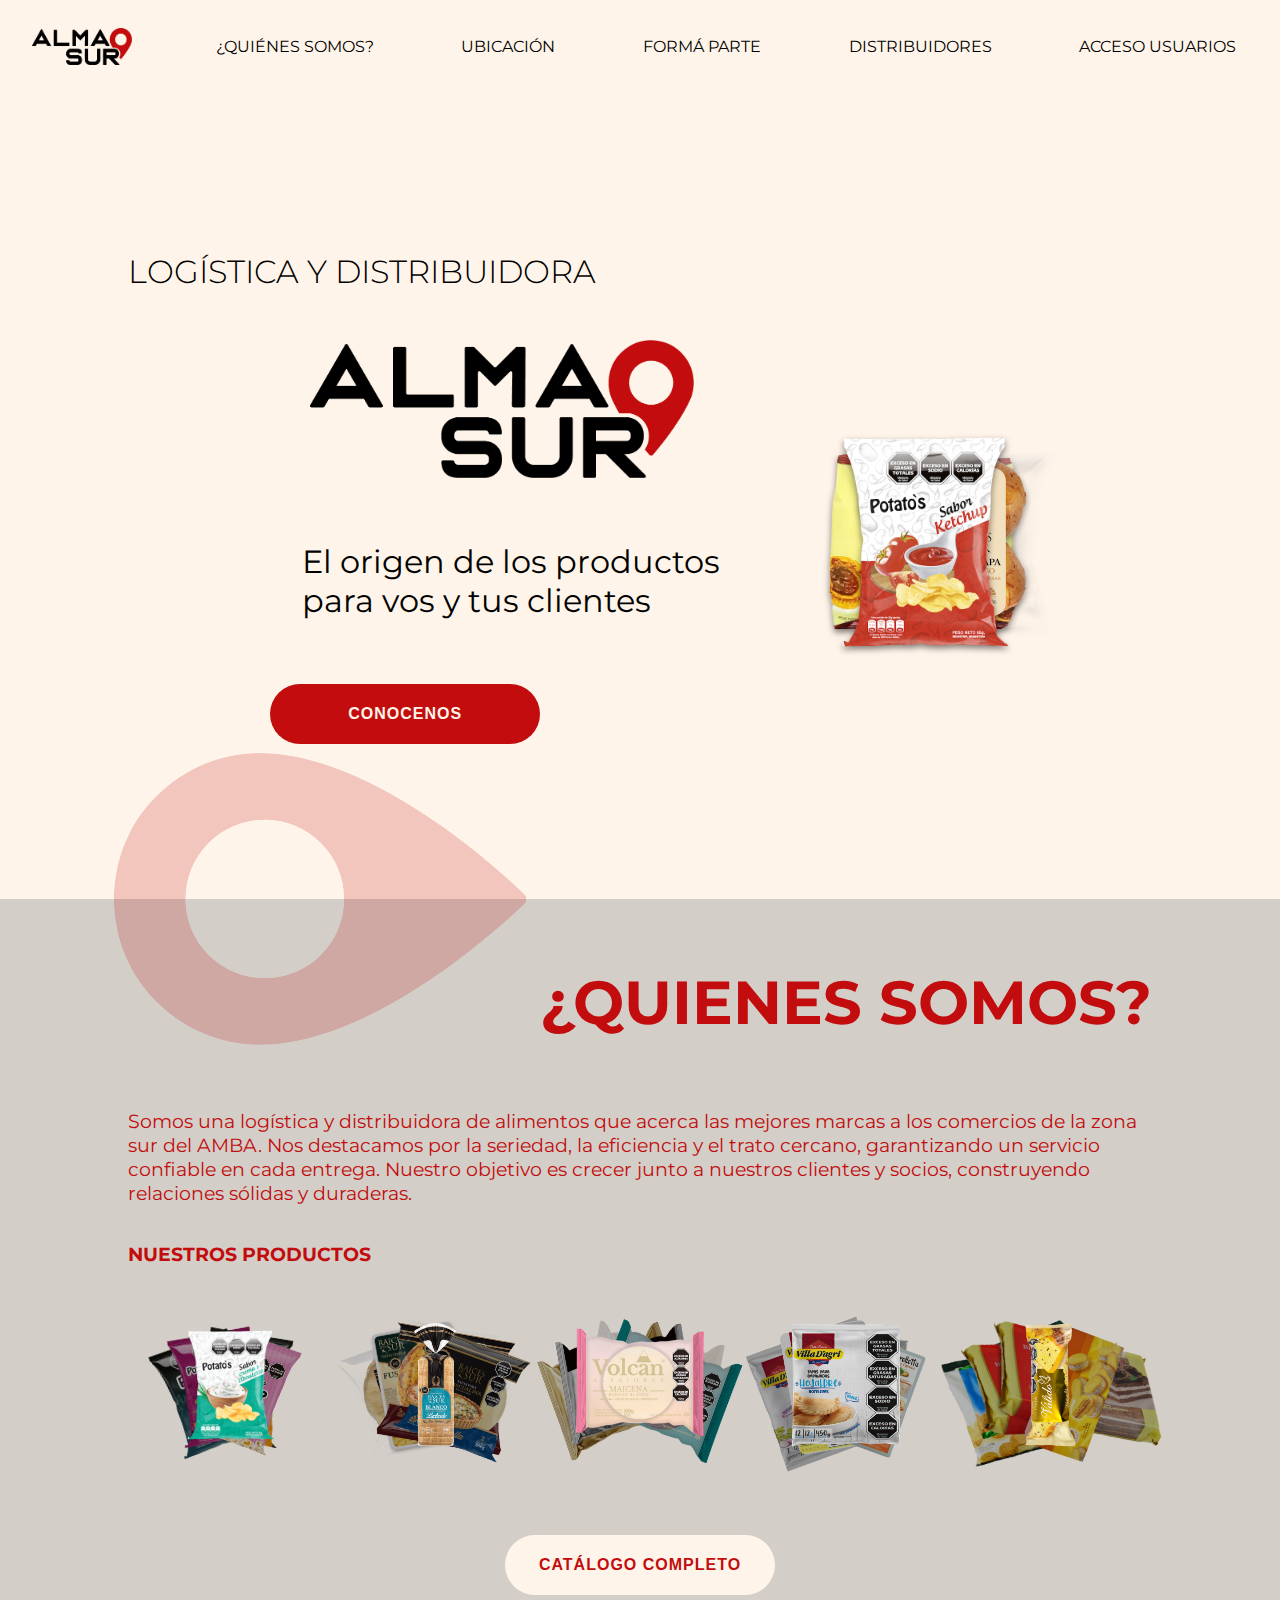
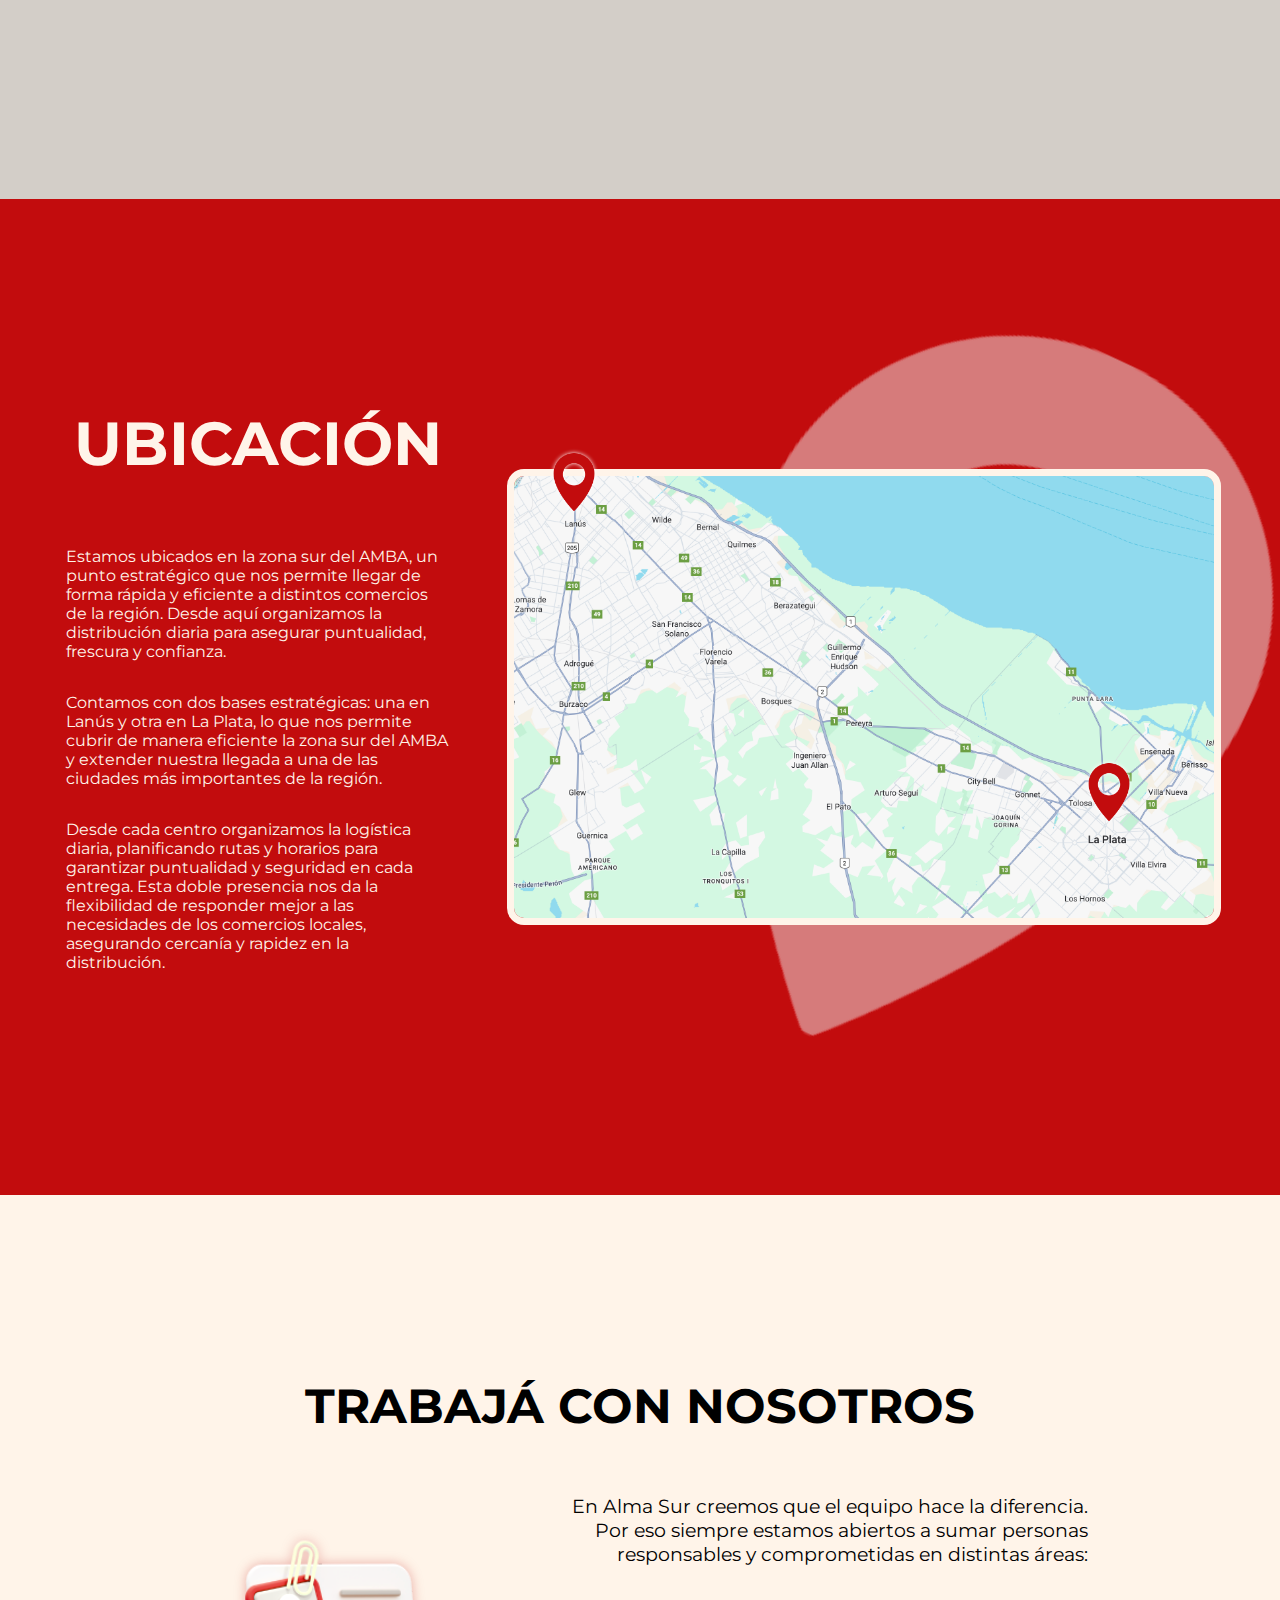
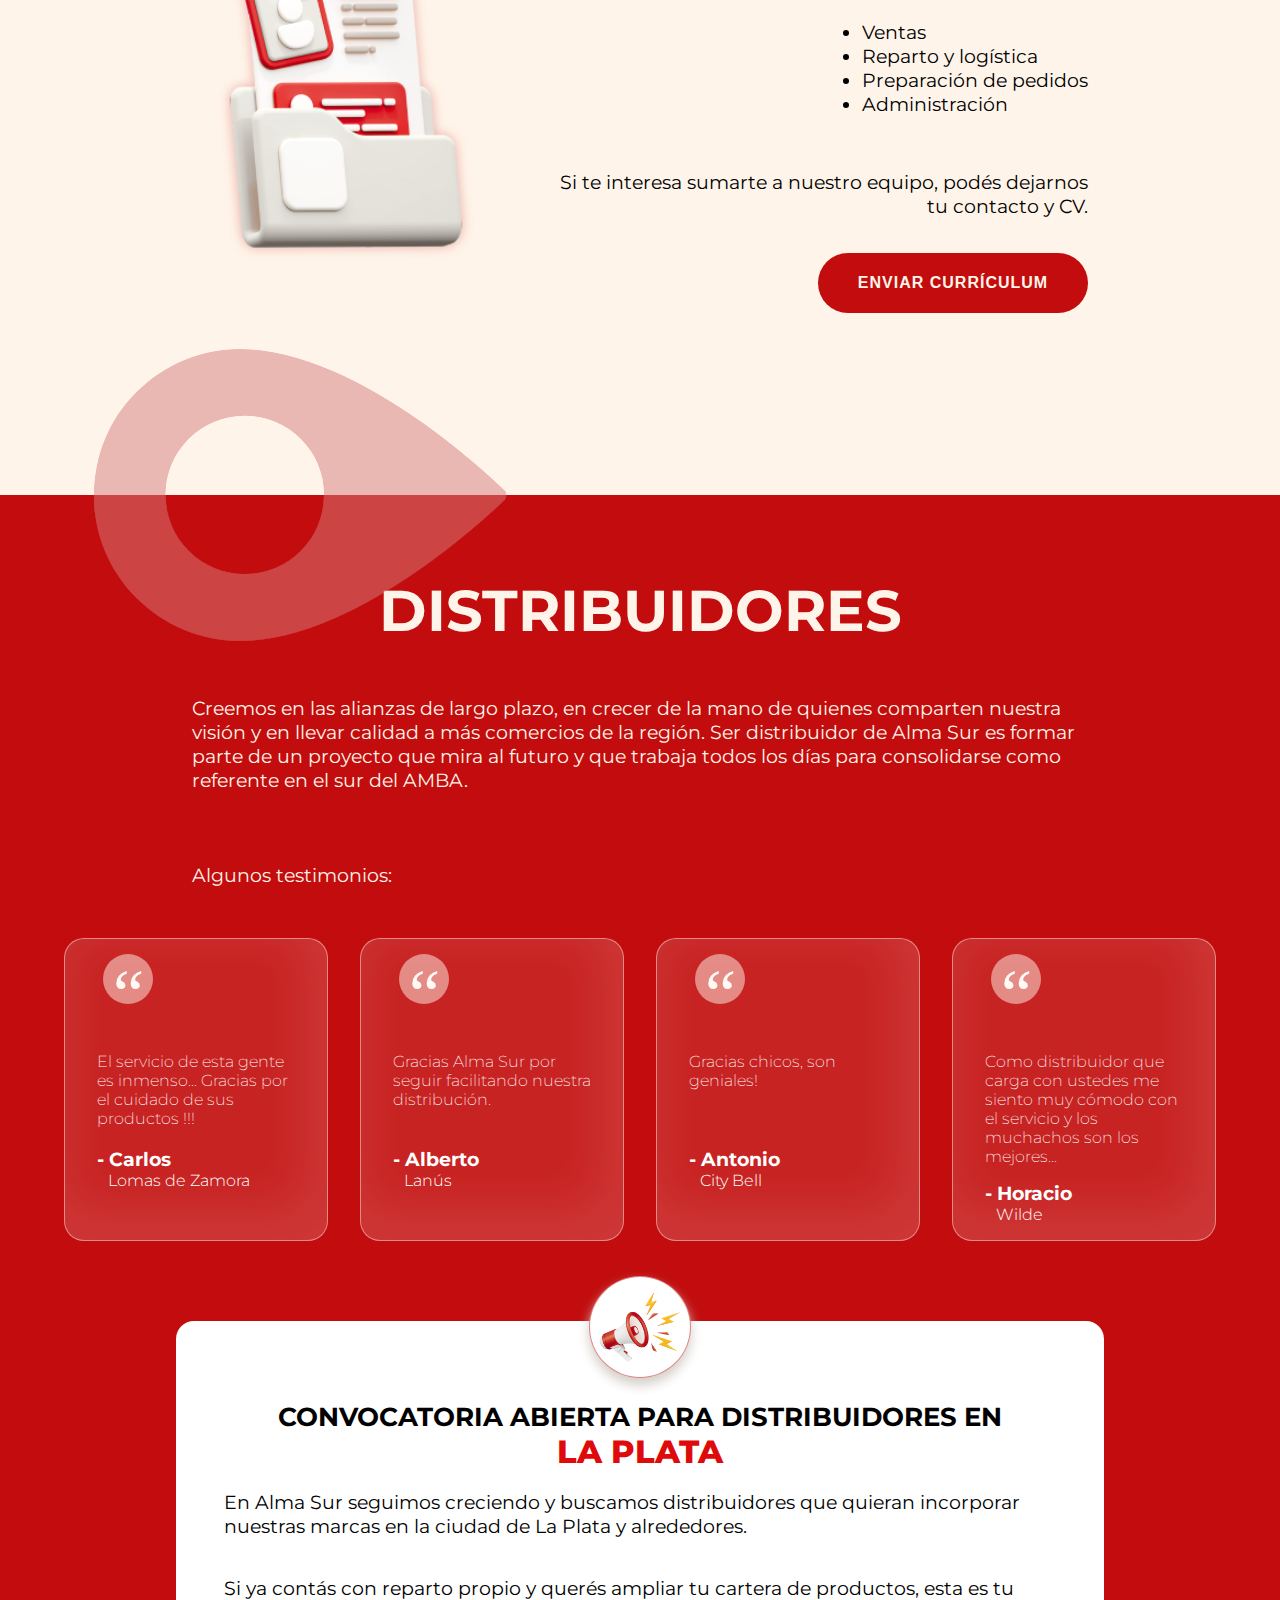
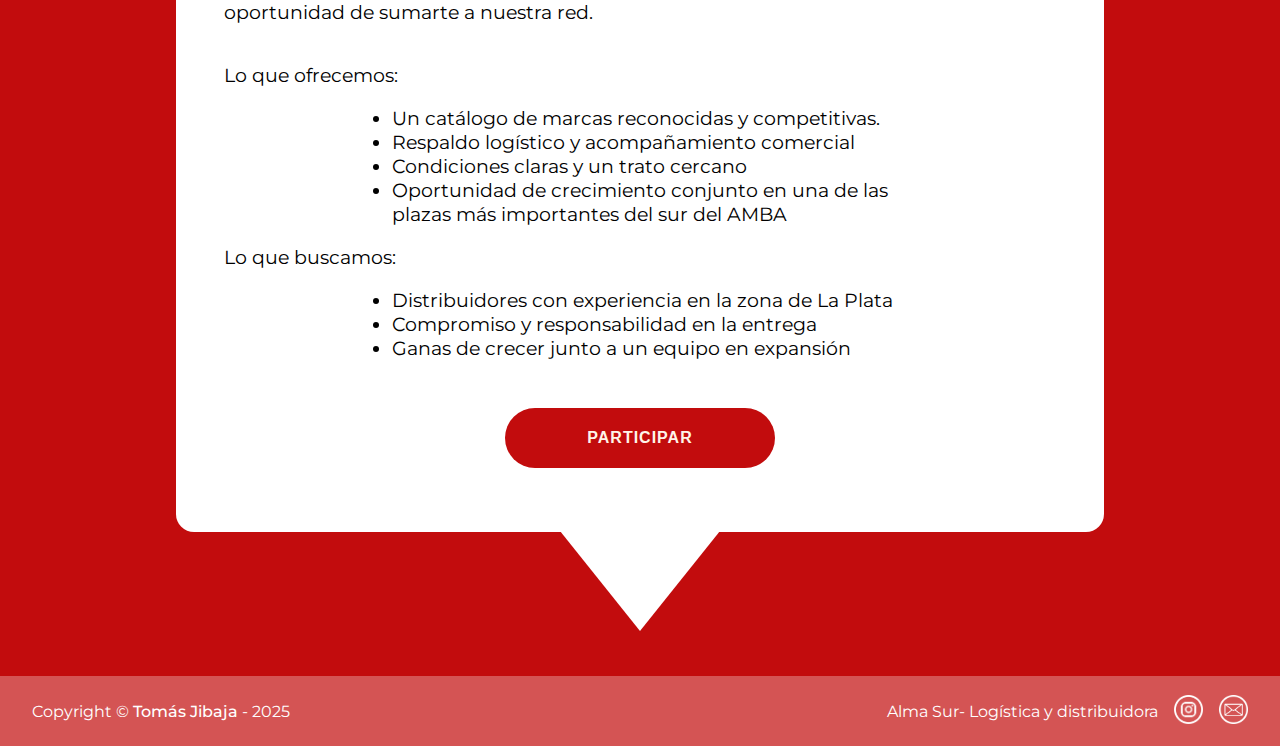
<file: index.html>
<!DOCTYPE html>
<html lang="es">
<head>
  <meta charset="UTF-8">
  <meta name="viewport" content="width=device-width, initial-scale=1.0">
  <link rel="stylesheet" href="./styles.css">
  <link rel="shortcut icon" href="./img/favicon.ico" type="image/x-icon">
  <title>Alma Sur</title>
  <link rel="preconnect" href="https://fonts.googleapis.com">
  <link rel="preconnect" href="https://fonts.gstatic.com" crossorigin>
  <link href="https://fonts.googleapis.com/css2?family=Montserrat:ital,wght@0,100..900;1,100..900&display=swap" rel="stylesheet">
</head>
<body>
  <main>
    <nav>
      <img src="./img/logo-almasur-sm.png" alt="" class="nav--logo">
      <label class="nav--open-menu mobile" for="nav--checkbox">&#9776;</label>
      <input type="checkbox" id="nav--checkbox" checked>
      <ul>
        <li><a href="#quienessomos">¿QUIÉNES SOMOS?</a></li>
        <li><a href="#ubicacion">UBICACIÓN</a></li>
        <li><a href="#empleo">FORMÁ PARTE</a></li>
        <li><a href="#distribuidores">DISTRIBUIDORES</a></li>
        <li><a href="./acceso-usuarios.html">ACCESO USUARIOS</a></li>
        <label class="nav--close-menu mobile" for="nav--checkbox">&#8679;</label>
      </ul>
    </nav>
    <section class="hero">
      <h2>LOGÍSTICA Y DISTRIBUIDORA</h2>
      <img src="./img/logo-almasur-sm.png" alt="" class="hero--logo mobile">
      <div class="hero--wrapper">
        <div class="hero--content">
          <img src="./img/logo-almasur-sm.png" alt="" class="hero--logo desktop">
          <p class="hero--text">El origen de los productos para vos y tus clientes</p>
          <a href="#quienessomos">
            <button>CONOCENOS</button>
          </a>
        </div>
        <div class="hero--img">
          <img src="./img/volcan-negro.png" alt="alfajor volcan" class="hero--volcan">
          <img src="./img/valido-pepas.png" alt="pepas galletitas" class="hero--pepas">
          <img src="./img/raicessur-burgers1.png" alt="pan de hamburguesas" class="hero--burgers">
          <img src="./img/potatos-ketchup.png" alt="papas fritas ketchup" class="hero--potato">
        </div>
      </div>
    </section>
    <section class="quienessomos" id="quienessomos">
      <img src="./img/location-pin.png" alt="location pin" class="location-pin">
      <div class="quienessomos--content">
        <h2>¿QUIENES SOMOS?</h2>
        <p>Somos una logística y distribuidora de alimentos que acerca las mejores marcas a los comercios de la zona sur del AMBA. Nos destacamos por la seriedad, la eficiencia y el trato cercano, garantizando un servicio confiable en cada entrega. Nuestro objetivo es crecer junto a nuestros clientes y socios, construyendo relaciones sólidas y duraderas.</p>
        <h3>NUESTROS PRODUCTOS</h3>
        <div class="quienessomos--productos">
          <div class="productos--potatos">
            <img src="./img/productos/potatos-americano.png" alt="">
            <img src="./img/productos/potatos-batatas.png" alt="">
            <img src="./img/productos/potatos-cheddar.png" alt="">
            <img src="./img/productos/potatos-popcorn.png" alt="">
            <img src="./img/productos/potatos-cibullette.png" alt="">
          </div>
          <div class="productos--raices">
            <img src="./img/productos/raices-panarabe.png" alt="">
            <img src="./img/productos/raices-pasta.png" alt="">
            <img src="./img/productos/raices-prepizza.png" alt="">
            <img src="./img/productos/raices-pascualina.png" alt="">
            <img src="./img/productos/raices-pan.png" alt="">
          </div>
          <div class="productos--volcan">
            <img src="./img/productos/volcan-negro.png" alt="">
            <img src="./img/productos/volcan-almendra.png" alt="">
            <img src="./img/productos/volcan-frambuesa.png" alt="">
            <img src="./img/productos/volcan-verde.png" alt="">
            <img src="./img/productos/volcan-maicena.png" alt="">
          </div>
          <div class="productos--villa">
            <img src="./img/productos/villa-pascualina.png" alt="">
            <img src="./img/productos/villa-pasta.png" alt="">
            <img src="./img/productos/villa-ravioles.png" alt="">
            <img src="./img/productos/villa-capellettis.png" alt="">
            <img src="./img/productos/villa-empanadas.png" alt="">
          </div>
          <div class="productos--valido">
            <img src="./img/productos/valido-zaira.png" alt="">
            <img src="./img/productos/valido-galletitas.png" alt="">
            <img src="./img/productos/valido-bizcochuelo.png" alt="">
            <img src="./img/productos/valido-maicena.png" alt="">
            <img src="./img/productos/valido-budin.png" alt="">
          </div>
        </div>
        <a href="./data/catalogo-almasur.pdf" target="_blank">
          <button>CATÁLOGO COMPLETO</button>
        </a>
      </div>
    </section>
    <section class="ubicacion" id="ubicacion">
      <div class="ubicacion--content">
        <h2>UBICACIÓN</h2>
        <p>Estamos ubicados en la zona sur del AMBA, un punto estratégico que nos permite llegar de forma rápida y eficiente a distintos comercios de la región. Desde aquí organizamos la distribución diaria para asegurar puntualidad, frescura y confianza.</p>
        <p>Contamos con dos bases estratégicas: una en Lanús y otra en La Plata, lo que nos permite cubrir de manera eficiente la zona sur del AMBA y extender nuestra llegada a una de las ciudades más importantes de la región.
        </p>
        <p>Desde cada centro organizamos la logística diaria, planificando rutas y horarios para garantizar puntualidad y seguridad en cada entrega. Esta doble presencia nos da la flexibilidad de responder mejor a las necesidades de los comercios locales, asegurando cercanía y rapidez en la distribución.
        </p>
      </div>
      <div class="ubicacion--img">
        <img src="./img/location-pin-white.png" class="location-pin-white" alt="location pin">
        <img src="./img/mapa-lanus-laplata.png" class="ubicacion--mapa" alt="mapa">
        <img src="./img/location-pin.png" class="location-pin lanus" alt="">
        <img src="./img/location-pin.png" class="location-pin laplata" alt="">
      </div>
    </section>
    <section class="empleo" id="empleo">
      <h2>TRABAJÁ CON NOSOTROS</h2>
      <div class="empleo--container">
        <p>
          En Alma Sur creemos que el equipo hace la diferencia. Por eso siempre estamos abiertos a sumar personas responsables y comprometidas en distintas áreas:
        </p>
        <ul>
          <li>Ventas</li>
          <li>Reparto y logística</li>
          <li>Preparación de pedidos</li>
          <li>Administración</li>
        </ul>
        <p>
          Si te interesa sumarte a nuestro equipo, podés dejarnos tu contacto y CV.
        </p>
        <img src="./img/curriculum.png" class="empleo--img" alt="curriculum">
        <a href="https://wa.me/5491161583627?text=Hola,%20me%20interesa%20enviarles%20mi%20CV" target="_blank">
          <button>ENVIAR CURRÍCULUM</button>
        </a>
      </div>

    </section>
    <section class="distribuidores" id="distribuidores">
      <img src="./img/location-pin-white.png" alt="location pin" class="location-pin-white">
      <h2>DISTRIBUIDORES</h2>
      <p>
        Creemos en las alianzas de largo plazo, en crecer de la mano de quienes comparten nuestra visión y en llevar calidad a más comercios de la región. Ser distribuidor de Alma Sur es formar parte de un proyecto que mira al futuro y que trabaja todos los días para consolidarse como referente en el sur del AMBA.
      </p>
      <p>
        Algunos testimonios:
      </p>
      <div class="testimonios--container">
        <div class="testimonios--card">
          <span class="testimonios--card-quote">&#8220;</span>
          <p>
            El servicio de esta gente es inmenso... Gracias por el cuidado de sus productos !!!
          </p>
          <h3>- Carlos</h3>
          <h4>Lomas de Zamora</h4>
        </div>
        <div class="testimonios--card">
          <span class="testimonios--card-quote">&#8220;</span>
          <p>
            Gracias Alma Sur por seguir facilitando nuestra distribución.
          </p>
          <h3>- Alberto</h3>
          <h4>Lanús</h4>
        </div>
        <div class="testimonios--card">
          <span class="testimonios--card-quote">&#8220;</span>
          <p>
            Gracias chicos, son geniales!
          </p>
          <h3>- Antonio</h3>
          <h4>City Bell</h4>
        </div>
        <div class="testimonios--card">
          <span class="testimonios--card-quote">&#8220;</span>
          <p>
            Como distribuidor que carga con ustedes me siento muy cómodo con el servicio y los muchachos son los mejores...
          </p>
          <h3>- Horacio</h3>
          <h4>Wilde</h4>
        </div>
      </div>
      <div class="distribuidores--convocatoria">
        <img src="./img/loudspeaker.png" alt="megafono">
        <h3>CONVOCATORIA ABIERTA PARA DISTRIBUIDORES EN</h3>
        <h4>LA PLATA</h4>
        <p>
          En Alma Sur seguimos creciendo y buscamos distribuidores que quieran incorporar nuestras marcas en la ciudad de La Plata y alrededores.
        </p>
        <p>
          Si ya contás con reparto propio y querés ampliar tu cartera de productos, esta es tu oportunidad de sumarte a nuestra red.
        </p>
        <p>
          Lo que ofrecemos:
        </p>
        <ul>
          <li>Un catálogo de marcas reconocidas y competitivas.</li>
          <li>Respaldo logístico y acompañamiento comercial</li>
          <li>Condiciones claras y un trato cercano</li>
          <li>Oportunidad de crecimiento conjunto en una de las plazas más importantes del sur del AMBA</li>
        </ul>
        <p>
          Lo que buscamos:
        </p>
        <ul>
          <li>Distribuidores con experiencia en la zona de La Plata</li>
          <li>Compromiso y responsabilidad en la entrega</li>
          <li>Ganas de crecer junto a un equipo en expansión</li>
        </ul>
        <a href="https://wa.me/5491161583627?text=Hola,%20me%20interesa%20participar%20de%20la%20convocatoria%20para%20distribuidores" target="_blank">
          <button>PARTICIPAR</button>
        </a>
      </div>
    </section>
  </main>
  <footer>
    <p><span class="desktop">Copyright </span>&copy; <a href="https://tjdev.vercel.app" target="_blank">Tomás Jibaja</a> - 2025</p>
    <p class="d-flex-row-center">
      Alma Sur<span class="desktop"> - Logística y distribuidora</span>
      <a href="https://www.instagram.com/almasur.logisticaydistribucion/" target="_blank">
        <img src="./img/ig-logo.png" alt="instagram logo">
      </a>
      <a href="mailto:info@almasur.com.ar" target="_blank">
        <img src="./img/email.png" alt="email symbol">
      </a>
    </p>
  </footer>
</body>
</html>
</file>
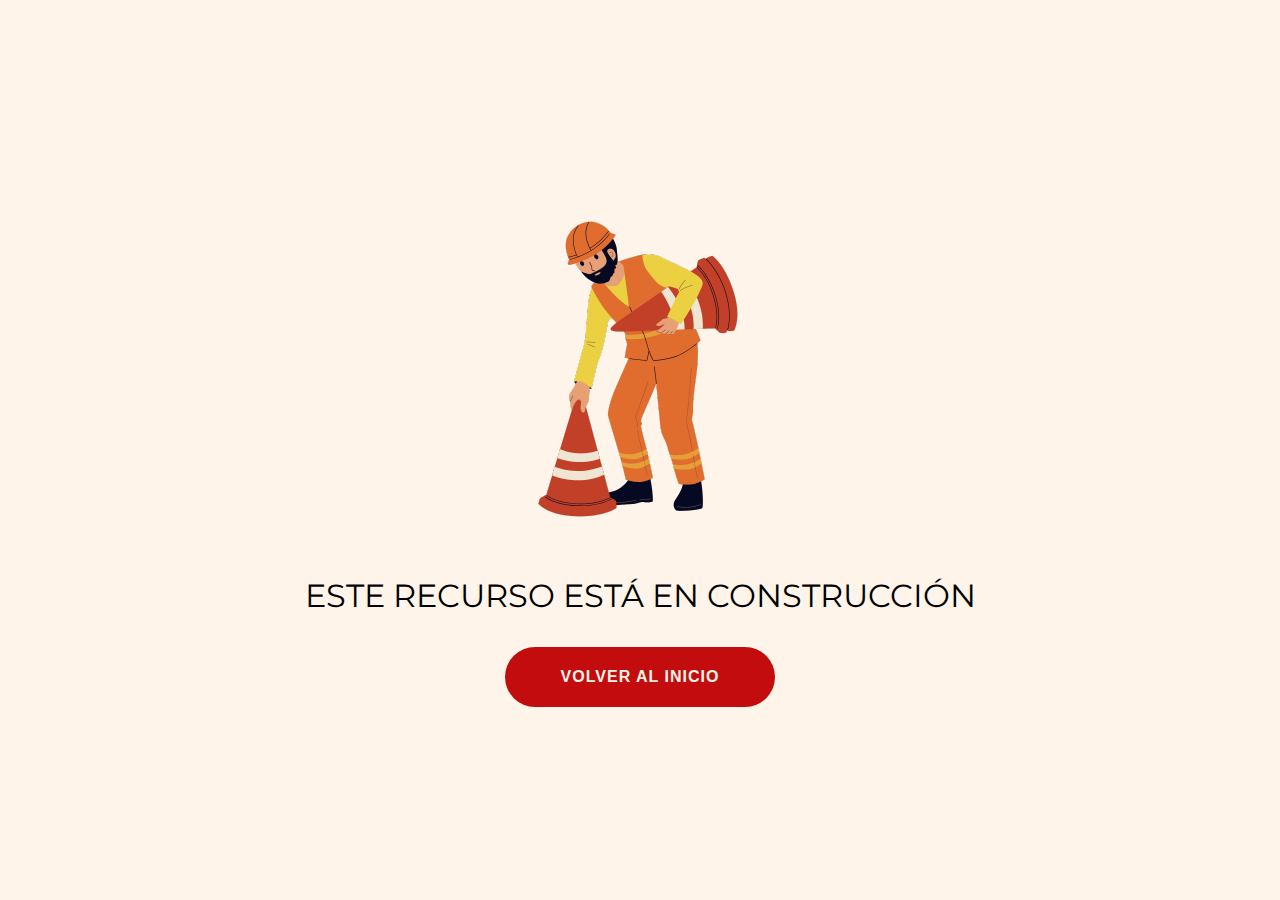
<file: acceso-usuarios.html>
<!DOCTYPE html>
<html lang="es">
<head>
  <meta charset="UTF-8">
  <meta name="viewport" content="width=device-width, initial-scale=1.0">
  <link rel="stylesheet" href="./styles.css">
  <link rel="shortcut icon" href="./img/favicon.ico" type="image/x-icon">
  <title>Alma Sur</title>
  <link rel="preconnect" href="https://fonts.googleapis.com">
  <link rel="preconnect" href="https://fonts.gstatic.com" crossorigin>
  <link href="https://fonts.googleapis.com/css2?family=Montserrat:ital,wght@0,100..900;1,100..900&display=swap" rel="stylesheet">
</head>
<body>
  <main>
    <div class="usuarios">
      <img src="./img/en-construccion.png" alt="hombre trabajando">
      <h3>ESTE RECURSO ESTÁ EN CONSTRUCCIÓN</h3>
      <a href="./index.html">
        <button>VOLVER AL INICIO</button>
      </a>
    </div>
  </main>
</body>
</html>
</file>
<file: styles.css>
:root {
  --blanco: #FFF;
  --negro: #000;
  --rojo: #C20C0D;
  --rojo-full: #df0a0a;
  --rojo-70: rgba(194, 12, 12, 0.7);
  --rojo-50: rgba(194, 12, 12, 0.5);
  --rojo-10: rgba(194, 12, 12, 0.1);
  --crema: #FFF4E9;
  --crema-10: rgb(255, 244, 233, 0.1);
  --crema-30: rgb(255, 244, 233, 0.3);
  --crema-50: rgb(255, 244, 233, 0.5);
  --crema-70: rgb(255, 244, 233, 0.7);
  --gris: #D3CEC8;
  --gris-10: rgba(211, 206, 200, 0.1);
  --gris-50: rgba(211, 206, 200, 0.5);
  --shadow-50: rgba(0, 0, 0, 0.5);

  font-family: Montserrat, Arial, Helvetica, sans-serif;
}

html {
  scroll-behavior: smooth;
}

@font-face {
  font-family: 'Casanova Scotia';
  src: url(./fonts/Casanova\ Scotia.otf);
}

body {
  padding: 0;
  margin: 0;
}

button {
  width: 270px;
  height: 60px;
  border-color: transparent;
  border-style: solid;
  border-radius: 30px;
  border-width: 3px;
  font-size: 1rem;
  letter-spacing: 1px;
  font-weight: 900;
  transition: all .3s ease;
}

a {
  text-decoration: none;
  color: initial;
}

.location-pin {
  position: absolute;
}

.desktop {
  display: initial;
}

.mobile {
  display: none;
}

.d-flex-row-center {
  display: flex;
  flex-direction: row;
  align-items: center;
  justify-content: center;
}

main {
  min-height: 100vh;
  position: relative;
  display: flex;
  flex-direction: column;
  align-items: center;
  justify-content: center;
  overflow: hidden;
}

nav {
  background-color: var(--crema);
  font-weight: 100;
  position: relative;
  width: 100%;
  padding: 1rem 2rem;
  display: flex;
  flex-direction: row;
  align-items: center;
  justify-content: space-evenly;
}

#nav--checkbox {
  position: absolute;
  right: 0;
  top: 0;
  z-index: 100;
  display: none;
}

.nav--logo {
  width: 100px;
  padding-left: 2rem;
}

nav > ul {
  list-style-type: none;
  width: 100%;
  display: flex;
  flex-direction: row;
  align-items: center;
  justify-content: space-evenly;
}

nav > ul > li {
  text-decoration: none;
  margin: auto;
  font-weight: normal;
  background-color: transparent;
  transition: all .3s ease;
  padding: 5px 7px;
  border-radius: 3px;
}

nav > ul > li:hover {
  background-color: var(--rojo-10);
}

/* ---------------------- HERO ------------------------- */

.hero {
  width: 100%;
  min-height: calc(100vh - 94px);
  background-color: var(--crema);
  display: flex;
  flex-direction: column;
  align-items: center;
  justify-content: center;
}

.hero > h2 {
  font-weight: 300;
  font-size:  2rem;
  margin-left: 10%;
  align-self: flex-start;
}

.hero--wrapper {
  display: flex;
  flex-direction: row;
  align-items: center;
  justify-content: center;
  gap: 7vw;
}

.hero--content {
  width: 50%;
  display: flex;
  flex-direction: column;
  align-items: start;
  justify-content: space-evenly;
  z-index: 10;
}

.hero--logo {
  width: 30vw;
  align-self: center;
}

.hero--content > p {
  font-size: 2rem;
  padding: 2rem;
  width: 100%;
}

.hero--content button {
  background-color: var(--rojo);
  color: var(--crema);
  cursor: pointer;
}

.hero--content button:hover {
  background-color: var(--rojo-full);
  color: var(--blanco);
}

.hero--img {
  width: 20%;
  height: 450px;
  position: relative;
  animation: grow .3s ease forwards;
}

.hero--img::after {
  content: '';
  height: 120px;
  width: 100%;
  background-color: var(--rojo-50);
  position: absolute;
  bottom: 30px;
  z-index: -1;
  border-radius: 100%;
  box-shadow: 0 10px 12px 3px var(--gris-50);
  opacity: .3;
}

.hero--img > img {
  position: absolute;
  margin: auto;
  inset: 0;
  filter: drop-shadow(0 3px 3px var(--shadow-50));
}

.hero--volcan {
  width: 160px;
  animation: hero-volcan .3s ease forwards;
}

.hero--burgers {
  width: 250px;
  animation: hero-burgers .35s ease forwards;
}

.hero--potato {
  width: 200px;
  animation: hero-potato .4s ease forwards;
}

.hero--pepas {
  width: 200px;
  animation: hero-pepas .4s ease forwards;
}

/* -------------------------- QUIENES SOMOS -------------------------- */

.quienessomos {
  min-height: 100vh;
  background-color: var(--gris);
  position: relative;
}

.quienessomos .location-pin {
  transform: rotate(-90deg);
  top: -250px;
  left: 70px;
  opacity: .2;
}

.quienessomos--content {
  padding: 1rem 10vw;
  display: flex;
  flex-direction: column;
  align-items: center;
  justify-content: space-evenly;
}

.quienessomos--content > h2 {
  align-self: flex-end;
  color: var(--rojo);
  font-size: 3.8rem;
  font-weight: 700;
  text-align: right;
}

.quienessomos--content > p {
  font-size: 1.2rem;
  color: var(--rojo);
}

.quienessomos--content > h3 {
  align-self: flex-start;
  color: var(--rojo);
  font-weight: 700;
  text-align: right;
}

.quienessomos--productos {
  width: 100%;
  height: 200px;
  margin-bottom: 50px;
  display: flex;
  flex-direction: row;
  align-items: center;
  justify-content: space-around;
} 

.quienessomos--productos > div {
  position: relative;
  display: flex;
  flex-direction: row;
  align-items: center;
  justify-content: center;
  transition: all .3s ease;
}

.quienessomos--productos > div:hover {
  transform: scale(1.1);
  z-index: 10;
}

.quienessomos--productos:hover > div:not(div:hover) {
  transform: scale(.7);
  opacity: .3;
}

.quienessomos--productos img {
  height: 10vw;
  position: absolute;
  transition: all .3s ease;
}

.quienessomos--productos > div > img:nth-child(1) {
  transform: rotate(-20deg) translateX(-2vw);
  filter: brightness(.7);
}

.quienessomos--productos > div > img:nth-child(2) {
  transform: rotate(-10deg) translateX(-1vw);
  filter: brightness(.7);
}

.quienessomos--productos > div > img:nth-child(3) {
  transform: rotate(10deg) translateX(1vw);
  filter: brightness(.7);
}

.quienessomos--productos > div > img:nth-child(4) {
  transform: rotate(20deg) translateX(2vw);
  filter: brightness(.7);
}

.quienessomos--productos > div > img:nth-child(5) {
  transform: rotate(0deg);
}

.quienessomos--productos > div:hover > img:nth-child(1) {
  transform: rotate(-20deg) translateX(-8vw);
  filter: brightness(1);
}

.quienessomos--productos > div:hover > img:nth-child(2) {
  transform: rotate(-10deg) translateX(-4vw);
  filter: brightness(1);
}

.quienessomos--productos > div:hover > img:nth-child(3) {
  transform: rotate(10deg) translateX(4vw);
  filter: brightness(1);
}

.quienessomos--productos > div:hover > img:nth-child(4) {
  transform: rotate(20deg) translateX(8vw);
  filter: brightness(1);
}

.quienessomos--content a button {
  color: var(--rojo);
  background-color: var(--crema);
  margin-bottom: 2rem;
}

.quienessomos--content a button:hover {
  color: var(--rojo-full);
  background-color: var(--blanco);
  cursor: pointer;
}

/* -------------------------- UBICACIÓN -------------------------- */

.ubicacion {
  width: 100%;
  min-height: 100vh;
  padding: 3rem;
  background-color: var(--rojo);
  color: var(--crema);
  display: flex;
  flex-direction: row;
  align-items: center;
  justify-content: center;
  gap: 5vw;
}

.ubicacion--content {
  width: 30%;
  display: flex;
  flex-direction: column;
  align-items: center;
  justify-content: center;
}


.ubicacion--content > h2 {
  font-size: 3.8rem;
  margin-top: 0;
}

.ubicacion--content p {
  font-size: 1rem;
}

.ubicacion--img {
  position: relative;
  width: 700px;
  height: 500px;
}

.ubicacion--img > .location-pin-white {
  z-index: 5;
  position: absolute;
  margin: auto;
  inset: 0;
  right: 5vw;
  transform: rotate(25deg);
  height: 100vh;
}

.ubicacion--mapa {
  position: absolute;
  margin: auto;
  inset: 0;
  z-index: 10;
  width: 100%;
  box-sizing: border-box;
  outline: 7px solid var(--crema);
  border-radius: 10px;
}

.ubicacion--img > .location-pin {
  width: 70px;
  filter: drop-shadow(0 0 2px #fff);
  position: absolute;
  z-index: 15;
}

.ubicacion--img .lanus {
  left: 25px;
  top: 0;
  animation: pin-jump 1.2s .3s ease infinite;
}

.ubicacion--img .laplata {
  bottom: 120px;
  right: 70px;
  animation: pin-jump 1.2s ease infinite;
}


/* -------------------------- EMPLEO -------------------------- */

.empleo {
  width: 100%;
  min-height: 700px;
  height: 100vh;
  background-color: var(--crema);
  color: var(--negro);
  display: flex;
  flex-direction: column;
  align-items: center;
  justify-content: center;
  font-size: 1.2rem;
}

.empleo h2 {
  font-size: 3rem;
  margin-top: 0;
}

.empleo--container {
  width: 70%;
  display: flex;
  flex-direction: column;
  align-items: flex-end;
  justify-content: center;
  gap: 1rem;
}

.empleo--container p {
  width: 60%;
  text-align: right;
}

.empleo--img {
  width: 30%;
  max-width: 400px;
  position: absolute;
  left: 12%;
  filter: brightness(1.1) drop-shadow(0 0 6px rgba(180,0,0,.3));
  transition: all .3s ease;
}

.empleo--img:hover {
  transform: translateY(-5px) scale(1.1);
  filter: brightness(1.15)  drop-shadow(0 0 1px rgba(180,0,0,.3));
}

.empleo button {
  background-color: var(--rojo);
  color: var(--crema);
  cursor: pointer;
}

.empleo button:hover {
  background-color: var(--rojo-full);
  color: var(--blanco);
}



/* -------------------------- DISTRIBUIDORES -------------------------- */

.distribuidores {
  position: relative;
  width: 100%;
  min-height: 100vh;
  background-color: var(--rojo);
  color: var(--crema);
  display: flex;
  flex-direction: column;
  align-items: center;
  justify-content: center;
  gap: 2rem;
  padding-bottom: 3rem;
}

.distribuidores > .location-pin-white {
  position: absolute;
  left: 50px;
  top: -250px;
  transform: rotate(-90deg);
  opacity: .5;
}

.distribuidores > h2 {
  font-size: 3.6rem;
  margin: 0;
  margin-top: 5rem;
}

.distribuidores > p {
  width: 70%;
  font-size: 1.2rem;
}

.testimonios--container {
  width: 90%;
  display: grid;
  grid-template-columns: repeat( auto-fit, minmax(150px, 1fr) );
  gap: 2rem;
}

.testimonios--card {
  border: 1px solid var(--crema-50);
  border-radius: 20px;
  background-color: var(--crema-10);
  color: var(--blanco);
  padding: 1rem 2rem;
  box-shadow: inset -10px -20px 50px 10px var(--crema-10);
  transition: all .3s ease;
  user-select: none;
}

.testimonios--card:hover {
  background-color: var(--rojo-full);
  transform: translateY(-5px);
}

.testimonios--card-quote {
  font-family: 'Casanova Scotia';
  font-size: 70px;
  margin: 0;
  margin-left: 1rem;
  position: relative;
  color: var(--blanco);
}

.testimonios--card-quote::before {
  content: '';
  background-color: var(--crema-50);
  width: 50px;
  height: 50px;
  position: absolute;
  border-radius: 50%;
  left: -10px;
  top: -5px;
}

.testimonios--card > p {
  min-height: 30%;
  font-size: 1rem;
  font-weight: 200;
}

.testimonios--card > h3 {
  margin: 0;
}

.testimonios--card > h4 {
  margin: 0 .7rem;
  font-size: 1rem;
  font-weight: 300;
}

.distribuidores--convocatoria {
  position: relative;
  display: flex;
  flex-direction: column;
  width: 65%;
  margin-top: 3rem;
  margin-bottom: 6rem;
  font-size: 1.2rem;
  background-color: var(--blanco);
  color: var(--negro);
  padding: 3rem;
  padding-bottom: 4rem;
  border-radius: 18px;
}

.distribuidores--convocatoria::after {
  content: '';
  width: 0;
  height: 0;
  border-left: 80px solid transparent;
  border-right: 80px solid transparent;
  border-top: 100px solid var(--blanco);
  position: absolute;
  margin: auto;
  bottom: -99px;
  left: 0;
  right: 0;
}

.distribuidores--convocatoria > ul {
  margin: 0 10vw;
}

.distribuidores--convocatoria > img {
  width: 90px;
  border: 1px solid var(--rojo-50);
  border-radius: 50%;
  padding: 5px;
  position: absolute;
  top: -45px;
  background-color: var(--blanco);
  margin: auto;
  left: 0;
  right: 0;
  box-shadow: 0 7px 12px 0 var(--gris);
}

.distribuidores--convocatoria > h3 {
  margin: 0;
  margin-top: 2rem;
  text-align: center;
  font-size: 1.6rem;
  font-weight: 700;
}

.distribuidores--convocatoria > h4 {
  color: var(--rojo-full);
  margin: 0;
  text-align: center;
  font-size: 2rem;
  font-weight: 800;
}

.distribuidores--convocatoria > a {
  align-self: center;
  margin-top: 3rem;
}

.distribuidores--convocatoria > a > button {
  background-color: var(--rojo);
  color: var(--crema);
}

.distribuidores--convocatoria button:hover {
  background-color: var(--rojo-full);
  color: var(--blanco);
  cursor: pointer;
}


/* -------------------------- FOOTER -------------------------- */

footer {
  background-color: var(--rojo-70);
  height: 70px;
  display: flex;
  flex-direction: row;
  align-items: center;
  justify-content: space-between;
  padding: 0 2rem;
  color: var(--blanco);
}

footer p a {
  text-decoration: none;
  color: var(--blanco);
  font-weight: 500;
}

footer p img {
  height: 1.8rem;
  margin-left: 1rem;
}


/* -------------------------- USUARIOS -------------------------- */

.usuarios {
  width: 100%;
  height: 100vh;
  background-color: var(--crema);
  display: flex;
  flex-direction: column;
  align-items: center;
  justify-content: center;
}

.usuarios h3 {
  font-weight: 400;
  font-size: 2rem;
}

.usuarios button {
  background-color: var(--rojo);
  color: var(--crema);
}

.usuarios button:hover {
  background-color: var(--rojo-full);
  color: var(--blanco);
  cursor: pointer;
}


/* -------------------------- ANIMACIONES -------------------------- */

@keyframes appear {
  from {opacity: 0%;}
  to {opacity: 100%;}
}

@keyframes grow {
  from {transform: scale(.5);}
  to {transform: scale(1);}
}

@keyframes hero-volcan {
  from {transform: rotate(0deg) translateX(0);}
  to {transform: translate(-100px,-90px) rotate(-10deg);}
}

@keyframes hero-volcan-mobile {
  from {transform: rotate(0deg) translateX(0);}
  to {transform: translate(-50px,-45px) rotate(-10deg);}
}

@keyframes hero-burgers {
  from {transform: rotate(0deg) translateX(0);}
  to {transform: translate(10px,-100px);}
}

@keyframes hero-burgers-mobile {
  from {transform: rotate(0deg) translateX(0);}
  to {transform: translate(5px,-50px);}
}

@keyframes hero-potato {
  from {transform: rotate(0deg) translateX(0);}
  to {transform: translate(100px,10px) rotate(30deg);}
}

@keyframes hero-potato-mobile {
  from {transform: rotate(0deg) translateX(0);}
  to {transform: translate(50px,5px) rotate(30deg);}
}

@keyframes hero-pepas {
  from {transform: rotate(0deg) translateX(0);}
  to {transform: translate(-50px,50px) rotate(-25deg);}
}

@keyframes hero-pepas-mobile {
  from {transform: rotate(0deg) translateX(0);}
  to {transform: translate(-25px,25px) rotate(-25deg);}
}

@keyframes pin-jump {
  0% {
    transform: translateY(0);
  }
  50% {
    transform: translateY(-10px);
  }
  100% {
    transform: translateY(0);
  }
}

/* -------------------------- RESPONSIVE -------------------------- */

@media screen and (max-width: 1200px) {

  .ubicacion {
    flex-direction: column;
  }

  .ubicacion--content {
    width: 70vw;
  }

  .ubicacion--img {
    margin-bottom: 3rem;
  }

  .distribuidores h2 {
    z-index: 5;
  }

  .testimonios--container {
    width: 80%;
    gap: 1rem;
  }

  .testimonios--card {
    padding: 1rem;
  }

  .testimonios--card p {
    font-size: .8rem;
  }

  .testimonios--card h3 {
    font-size: 1rem;
  }

  .testimonios--card h4 {
    font-size: .7rem;
  }

}

@media screen and (max-width: 1000px) {
  .distribuidores--convocatoria {
    font-size: 1rem;
  }

  .ubicacion--content h2 {
    font-size: 2rem;
  }

  .ubicacion--content p {
    z-index: 5;
  }

  .ubicacion--img {
    width: 500px;
    height: 320px;
  }

  .ubicacion--img .location-pin-white {
    bottom: 200px;
    z-index: 1;
    opacity: .5;
  }

  .ubicacion--img .location-pin {
    width: 30px;
  }

  .ubicacion--img .lanus {
    top: 0;
    left: 27px;
  }

  .ubicacion--img .laplata {
    bottom: 70px;
    right: 60px;
  }

}

@media screen and (max-width: 768px) {

  .desktop {
    display: none;
  }

  .mobile {
    display: initial;
  }

  button {
    width: 250px;
    height: 50px;
    font-size: .9rem;
  }

  nav {
    padding-top: 2rem;
    padding-bottom: 1rem;
    justify-content: space-between;
  }

  .nav--open-menu {
    font-size: 2rem;
    padding-right: 2rem;
  }

  .nav--close-menu {
    color: var(--crema);
    font-size: 2rem;
    font-weight: 100;
  }

  .nav--logo {
    width: 70px;
  }

  nav > ul {
    flex-direction: column;
    position: absolute;
    height: 300px;
    padding: 2rem 0;
    margin: 0;
    top: 0;
    left: 0;
    right: 0;
    background-color: var(--rojo);
    z-index: 15;
    transition: all .7s ease;
  }

  #nav--checkbox:checked ~ ul {
    top: -400px;
  }

  nav > ul > li > a {
    color: var(--crema);
    font-size: 1.2rem;
  }

  /* -------------------------- MOBILE HERO -------------------------- */

  .hero {
    min-height: calc(100vh - 4.2rem);
    justify-content: space-evenly;
    gap: 1rem;
  }

  .hero--wrapper {
    flex-direction: column-reverse;
    gap: 0;
  }

  .hero > h2 {
    font-size: 1.2rem;
    margin: 0;
    align-self: center;
  }

  .hero--content {
    width: 80%;
    align-items: center;
    gap: 1rem;
  }

  .hero--content > p {
    font-size: 1rem;
    text-align: justify;
  }

  .hero--logo {
    width: 50vw;
  }

  .hero--img {
    width: 80%;
    height: 200px;
  }

  .hero--volcan {
    width: 100px;
    animation: hero-volcan-mobile .3s ease forwards;
  }
  
  .hero--burgers {
    width: 150px;
    animation: hero-burgers-mobile .35s ease forwards;
  }
  
  .hero--potato {
    width: 100px;
    animation: hero-potato-mobile .4s ease forwards;
  }
  
  .hero--pepas {
    width: 100px;
    animation: hero-pepas-mobile .4s ease forwards;
  }

/* -------------------------- MOBILE QUIENES SOMOS -------------------------- */

  .quienessomos {
    padding-bottom: 3rem;
  }

  .quienessomos--content h2 {
    margin-top: 2rem;
    align-self: center;
    font-size: 1.8rem;
  }

  .quienessomos--content p {
    font-size: 1rem;
    text-align: justify;
  }

  .quienessomos--content h3 {
    align-self: center;
  }

  .quienessomos--productos {
    height: 750px;
    flex-direction: column;
  }

  .quienessomos--productos img {
    height: 120px;
  }

  .quienessomos--productos > div:hover > img:nth-child(1) {
    transform: rotate(-20deg) translateX(-22vw);
    filter: brightness(1);
  }
  
  .quienessomos--productos > div:hover > img:nth-child(2) {
    transform: rotate(-10deg) translateX(-11vw);
    filter: brightness(1);
  }
  
  .quienessomos--productos > div:hover > img:nth-child(3) {
    transform: rotate(10deg) translateX(11vw);
    filter: brightness(1);
  }

  .quienessomos--productos > div:hover > img:nth-child(4) {
    transform: rotate(20deg) translateX(22vw);
    filter: brightness(1);
  }

/* -------------------------- MOBILE UBICACIÓN -------------------------- */

  .ubicacion--content p {
    text-align: justify;
  }

  .ubicacion--img {
    width: 300px;
    height: 200px;
  }

  .ubicacion--img .location-pin-white {
    height: 70vh;
  }

  .ubicacion--img .lanus {
    top: 0;
    left: 12px;
  }

  .ubicacion--img .laplata {
    bottom: 40px;
    right: 30px;
  }


/* -------------------------- MOBILE EMPLEO -------------------------- */

  .empleo {
    padding: 3rem 0;
    padding-bottom: 4rem;
  }

  .empleo h2 {
    text-align: center;
    font-size: 1.8rem;
    margin: 1rem 3rem;
  }

  .empleo--container {
    align-items: center;
  }

  .empleo--container p {
    font-size: 1rem;
    text-align: justify;
    width: unset;
  }

  .empleo--container ul {
    font-size: 1rem;
    text-align: justify;
  }

  .empleo--img {
    position: relative;
    align-self: center;
    left: unset;
    width: 50vw;
    z-index: 5;
  }

  .empleo--container a {
    z-index: 5;
  }

/* -------------------------- MOBILE DISTRIBUIDORES -------------------------- */


  .distribuidores h2 {
    font-size: 2rem;
  }

  .distribuidores p {
    font-size: 1rem;
    text-align: justify;
  }

  .testimonios--container {
    display: flex;
    flex-direction: column;
    align-items: center;
    justify-content: center;
  }

  .testimonios--card {
    z-index: 5;
    width: 90%;
    height: 200px;
    background-color: var(--rojo);
    margin-bottom: -190px;
    box-shadow: 0 -5px 10px 1px var(--crema-10);
  }

  .testimonios--card-quote {
    font-size: 30px;
  }

  .testimonios--card-quote::before {
    content: '';
    background-color: var(--crema-50);
    width: 30px;
    height: 30px;
    position: absolute;
    border-radius: 50%;
    left: -10px;
    top: -5px;
  }

  .testimonios--card:hover {
    z-index: 20;
    margin-bottom: 0;
  }

  .testimonios--card:last-child {
    margin-bottom: unset;
  }

  .testimonios--card:last-child:hover {
    margin-bottom: unset;
  }

  .distribuidores--convocatoria {
    padding: 3rem 2rem;
  }

  .distribuidores--convocatoria h3 {
    font-size: 1rem;
  }

  .distribuidores--convocatoria h4 {
    font-size: 1.6rem;
  }

  .distribuidores--convocatoria p {
    text-align: justify;
    font-size: .9rem;
  }

  .distribuidores--convocatoria ul {
    font-size: .9rem;
    margin: 0;
  }

  .distribuidores--convocatoria::after {
    border-left: 40px solid transparent;
    border-right: 40px solid transparent;
    border-top: 46px solid var(--blanco);
    bottom: -45px;
  }


/* -------------------------- MOBILE USUARIOS -------------------------- */

  .usuarios {
    height: 100lvh;
  }

  .usuarios h3 {
    font-size: 1rem;
  }

  .usuarios img {
    width: 70vw;
  }

  /* -------------------------- MOBILE FOOTER -------------------------- */

  footer {
    height: 50px;
    padding: 0 1rem;
    font-size: .9rem;
  }

  footer p img {
    height: 1.4rem;
    margin-left: .5rem;
  }


}
</file>
